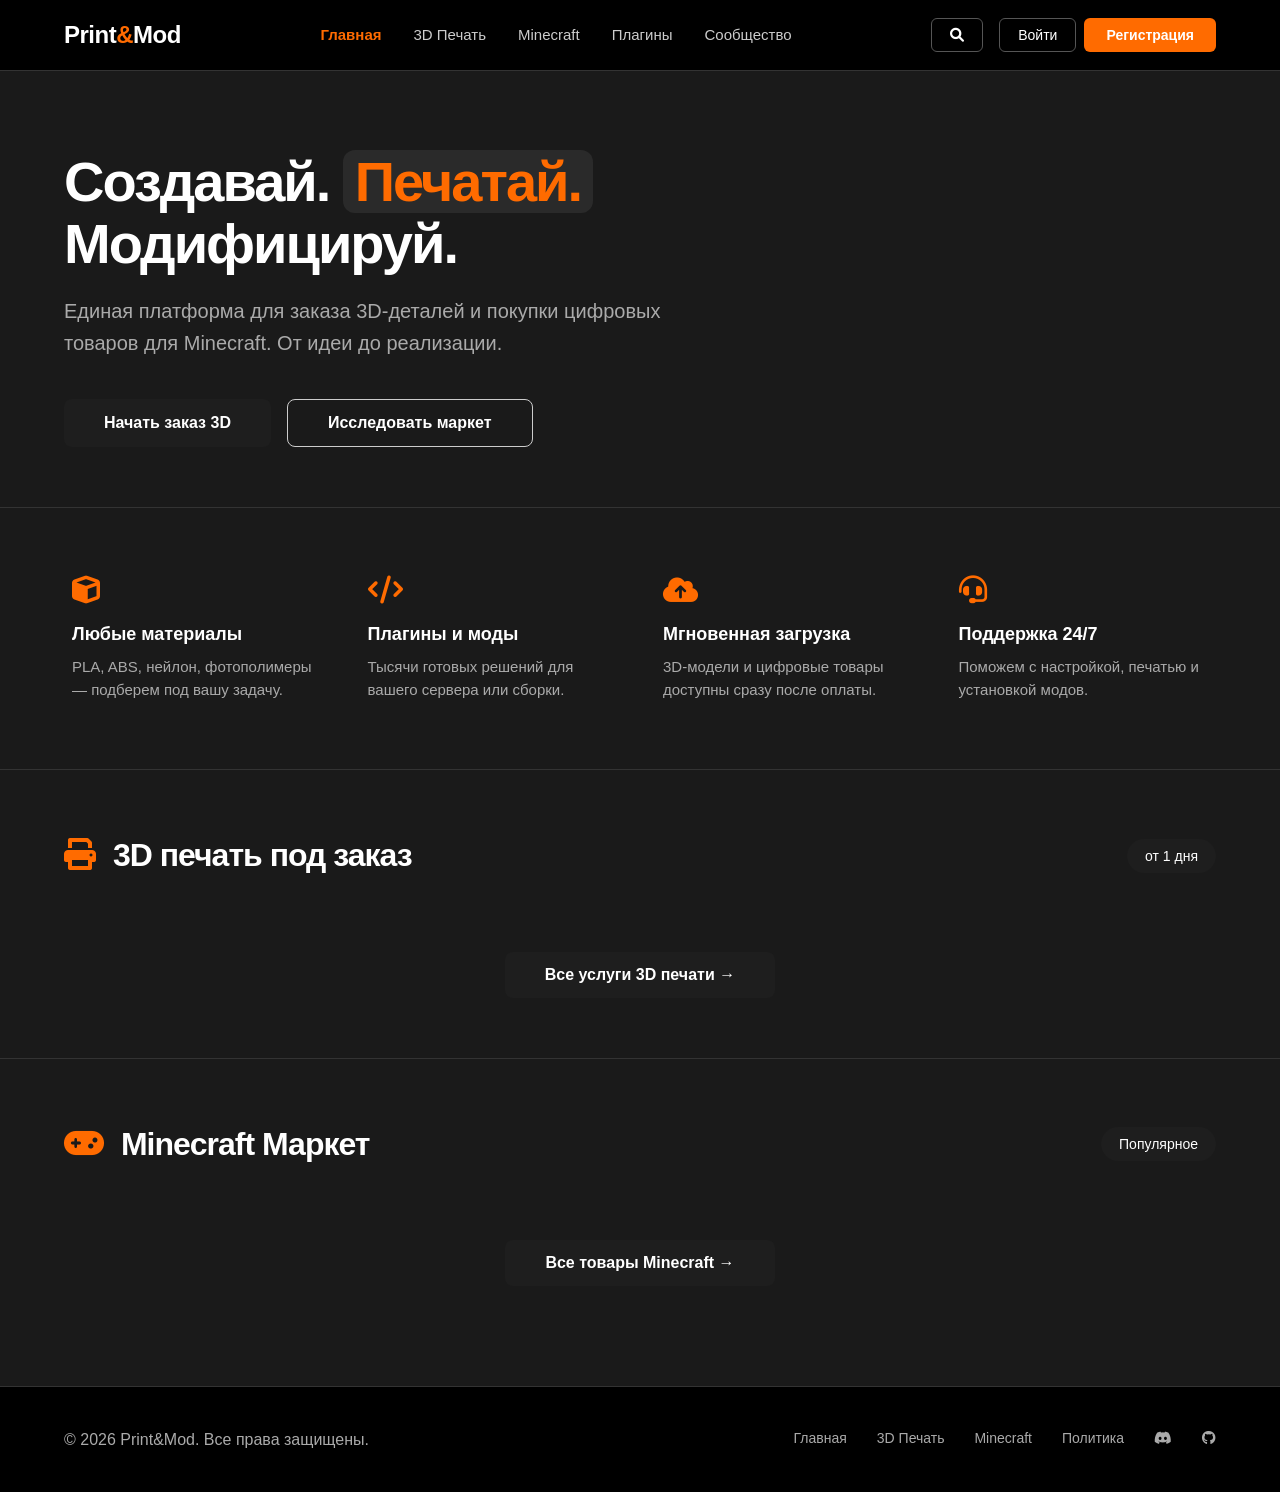
<file: index.html>
<!DOCTYPE html>
<html lang="ru">
<head>
    <meta charset="UTF-8">
    <meta name="viewport" content="width=device-width, initial-scale=1.0">
    <title>Print & Mod Hub — 3D печать и Minecraft</title>

    <!-- Font Awesome для иконок -->
    <link rel="stylesheet" href="https://cdnjs.cloudflare.com/ajax/libs/font-awesome/6.0.0-beta3/css/all.min.css">

    <!-- Подключаем CSS -->
    <link rel="stylesheet" href="css/style.css">
    <link rel="stylesheet" href="css/index.css">
</head>
<body>

<!-- ====== ШАПКА (НАВИГАЦИЯ) ====== -->
<nav class="navbar">
    <div class="container">
        <div class="logo">Print<span>&</span>Mod</div>
        <ul class="nav-links">
            <li><a href="index.html" style="color: #ff6b00; font-weight: 600;">Главная</a></li>
            <li><a href="html/3DPrint_index.html">3D Печать</a></li>
            <li><a href="html/Minecraft_index.html">Minecraft</a></li>
            <li><a href="#">Плагины</a></li>
            <li><a href="#">Сообщество</a></li>
        </ul>
        <div class="nav-actions">
            <button class="btn-outline-light"><i class="fas fa-search"></i></button>

            <!-- БЛОК АВТОРИЗАЦИИ -->
            <div class="auth-block" style="display: flex; align-items: center; gap: 12px;">
                <div class="auth-buttons" style="display: flex; gap: 8px;">
                    <button class="btn-outline-light" id="loginBtn" onclick="showLoginForm()">Войти</button>
                    <button class="btn-primary" id="registerBtn" onclick="showRegisterForm()">Регистрация</button>
                </div>
                <div class="user-info" style="display: none; align-items: center; gap: 12px;">
                    <span style="color: #ff6b00; font-weight: 500;">
                        <i class="fas fa-user"></i> <span id="userNameDisplay">Пользователь</span>
                    </span>
                    <span style="color: #888; font-size: 13px;" id="userRoleDisplay">user</span>
                    <button class="btn-outline-light" id="logoutBtn" style="display: none;">Выйти</button>
                </div>
            </div>
        </div>
    </div>
</nav>

<!-- ====== МОДАЛЬНОЕ ОКНО АВТОРИЗАЦИИ ====== -->
<div id="authModal" style="display: none; position: fixed; top: 0; left: 0; right: 0; bottom: 0; background: rgba(0,0,0,0.7); z-index: 999; align-items: center; justify-content: center;">
    <div style="background: #1e1e1e; padding: 40px; border-radius: 16px; max-width: 420px; width: 90%; border: 1px solid #333; position: relative;">

        <button onclick="closeAuthModal()" style="position: absolute; top: 12px; right: 16px; background: none; border: none; color: #888; font-size: 24px; cursor: pointer; transition: color 0.2s;" onmouseover="this.style.color='#fff'" onmouseout="this.style.color='#888'">&times;</button>

        <h2 style="margin-bottom: 24px; color: #fff;">Авторизация</h2>

        <!-- Вкладки -->
        <div style="display: flex; gap: 8px; margin-bottom: 24px;">
            <button id="showLoginTab" style="flex: 1; padding: 10px; background: #ff6b00; border: none; border-radius: 8px; color: #fff; font-weight: 600; cursor: pointer; transition: background 0.2s;">Вход</button>
            <button id="showRegisterTab" style="flex: 1; padding: 10px; background: #333; border: none; border-radius: 8px; color: #fff; font-weight: 600; cursor: pointer; transition: background 0.2s;" onmouseover="this.style.background='#444'" onmouseout="this.style.background='#333'">Регистрация</button>
        </div>

        <!-- ФОРМА ВХОДА -->
        <div id="loginForm">
            <input id="loginUsername" type="text" placeholder="Имя пользователя" style="width: 100%; padding: 12px; border-radius: 8px; border: 1px solid #333; background: #2a2a2a; color: #fff; margin-bottom: 12px; outline: none; transition: border-color 0.2s;" onfocus="this.style.borderColor='#ff6b00'" onblur="this.style.borderColor='#333'">
            <input id="loginPassword" type="password" placeholder="Пароль" style="width: 100%; padding: 12px; border-radius: 8px; border: 1px solid #333; background: #2a2a2a; color: #fff; margin-bottom: 16px; outline: none; transition: border-color 0.2s;" onfocus="this.style.borderColor='#ff6b00'" onblur="this.style.borderColor='#333'">
            <button id="loginSubmit" style="width: 100%; padding: 12px; background: #ff6b00; border: none; border-radius: 8px; color: #fff; font-weight: 600; font-size: 16px; cursor: pointer; transition: background 0.2s;" onmouseover="this.style.background='#e05e00'" onmouseout="this.style.background='#ff6b00'">Войти</button>
            <div style="text-align: center; margin-top: 12px; font-size: 14px; color: #666;">
                Нет аккаунта? <a href="#" onclick="event.preventDefault(); showRegisterForm();" style="color: #ff6b00; text-decoration: none;">Зарегистрируйтесь</a>
            </div>
        </div>

        <!-- ФОРМА РЕГИСТРАЦИИ -->
        <div id="registerForm" style="display: none;">
            <input id="regUsername" type="text" placeholder="Имя пользователя" style="width: 100%; padding: 12px; border-radius: 8px; border: 1px solid #333; background: #2a2a2a; color: #fff; margin-bottom: 12px; outline: none; transition: border-color 0.2s;" onfocus="this.style.borderColor='#ff6b00'" onblur="this.style.borderColor='#333'">
            <input id="regEmail" type="email" placeholder="Email" style="width: 100%; padding: 12px; border-radius: 8px; border: 1px solid #333; background: #2a2a2a; color: #fff; margin-bottom: 12px; outline: none; transition: border-color 0.2s;" onfocus="this.style.borderColor='#ff6b00'" onblur="this.style.borderColor='#333'">
            <input id="regPassword" type="password" placeholder="Пароль (мин. 6 символов)" style="width: 100%; padding: 12px; border-radius: 8px; border: 1px solid #333; background: #2a2a2a; color: #fff; margin-bottom: 12px; outline: none; transition: border-color 0.2s;" onfocus="this.style.borderColor='#ff6b00'" onblur="this.style.borderColor='#333'">
            <input id="regConfirm" type="password" placeholder="Подтвердите пароль" style="width: 100%; padding: 12px; border-radius: 8px; border: 1px solid #333; background: #2a2a2a; color: #fff; margin-bottom: 16px; outline: none; transition: border-color 0.2s;" onfocus="this.style.borderColor='#ff6b00'" onblur="this.style.borderColor='#333'">
            <button id="registerSubmit" style="width: 100%; padding: 12px; background: #ff6b00; border: none; border-radius: 8px; color: #fff; font-weight: 600; font-size: 16px; cursor: pointer; transition: background 0.2s;" onmouseover="this.style.background='#e05e00'" onmouseout="this.style.background='#ff6b00'">Зарегистрироваться</button>
            <div style="text-align: center; margin-top: 12px; font-size: 14px; color: #666;">
                Уже есть аккаунт? <a href="#" onclick="event.preventDefault(); showLoginForm();" style="color: #ff6b00; text-decoration: none;">Войдите</a>
            </div>
        </div>
    </div>
</div>

<!-- ====== ГЕРОЙ ====== -->
<section class="hero">
    <div class="container">
        <h1>Создавай. <i>Печатай.</i> <br>Модифицируй.</h1>
        <p>Единая платформа для заказа 3D-деталей и покупки цифровых товаров для Minecraft. От идеи до реализации.</p>
        <div class="hero-buttons">
            <button class="btn-hero-primary" onclick="window.location.href='html/3DPrint_index.html'">Начать заказ 3D</button>
            <button class="btn-hero-secondary" onclick="window.location.href='html/Minecraft_index.html'">Исследовать маркет</button>
        </div>
    </div>
</section>

<!-- ====== ПРЕИМУЩЕСТВА ====== -->
<section class="features">
    <div class="container">
        <div class="features-grid">
            <div class="feature-item">
                <i class="fas fa-cube"></i>
                <h3>Любые материалы</h3>
                <p>PLA, ABS, нейлон, фотополимеры — подберем под вашу задачу.</p>
            </div>
            <div class="feature-item">
                <i class="fas fa-code"></i>
                <h3>Плагины и моды</h3>
                <p>Тысячи готовых решений для вашего сервера или сборки.</p>
            </div>
            <div class="feature-item">
                <i class="fas fa-cloud-upload-alt"></i>
                <h3>Мгновенная загрузка</h3>
                <p>3D-модели и цифровые товары доступны сразу после оплаты.</p>
            </div>
            <div class="feature-item">
                <i class="fas fa-headset"></i>
                <h3>Поддержка 24/7</h3>
                <p>Поможем с настройкой, печатью и установкой модов.</p>
            </div>
        </div>
    </div>
</section>

<!-- ====== СЕКЦИЯ 3D ПЕЧАТЬ ====== -->
<section class="section-3d">
    <div class="container">
        <div class="section-header">
            <h2><i class="fas fa-print"></i> 3D печать под заказ</h2>
            <span class="badge">от 1 дня</span>
        </div>
        <div class="card-grid" id="threeDGrid">
            <!-- Карточки будут добавлены через JavaScript -->
        </div>
        <div style="text-align: center; margin-top: 30px;">
            <button class="btn-hero-primary" onclick="window.location.href='html/3DPrint_index.html'">Все услуги 3D печати →</button>
        </div>
    </div>
</section>

<!-- ====== СЕКЦИЯ MINECRAFT МАРКЕТ ====== -->
<section class="section-minecraft">
    <div class="container">
        <div class="section-header">
            <h2><i class="fas fa-gamepad"></i> Minecraft Маркет</h2>
            <span class="badge">Популярное</span>
        </div>
        <div class="minecraft-grid" id="minecraftGrid">
            <!-- Карточки будут добавлены через JavaScript -->
        </div>
        <div style="text-align: center; margin-top: 30px;">
            <button class="btn-hero-primary" onclick="window.location.href='html/Minecraft_index.html'">Все товары Minecraft →</button>
        </div>
    </div>
</section>

<!-- ====== ПОДВАЛ ====== -->
<footer class="footer">
    <div class="container">
        <div>© 2026 Print&Mod. Все права защищены.</div>
        <div class="footer-links">
            <a href="index.html">Главная</a>
            <a href="html/3DPrint_index.html">3D Печать</a>
            <a href="html/Minecraft_index.html">Minecraft</a>
            <a href="#">Политика</a>
            <a href="#"><i class="fab fa-discord"></i></a>
            <a href="#"><i class="fab fa-github"></i></a>
        </div>
    </div>
</footer>

<!-- Подключаем JavaScript -->
<script src="js/auth.js"></script>
<script src="js/main.js"></script>
</body>
</html>
</file>
<file: css/style.css>
/* ============================================
   ОБЩИЕ СТИЛИ — для всех страниц
   ============================================ */

* {
    margin: 0;
    padding: 0;
    box-sizing: border-box;
}

body {
    font-family: -apple-system, BlinkMacSystemFont, 'Segoe UI', Roboto, 'Helvetica Neue', Arial, sans-serif;
    background-color: #1a1a1a;
    color: #FFF;
    line-height: 1.6;
}

.container {
    max-width: 1200px;
    margin: 0 auto;
    padding: 0 24px;
}

/* ====== ШАПКА ====== */
.navbar {
    background-color: #000;
    color: #fff;
    padding: 16px 0;
    position: sticky;
    top: 0;
    z-index: 100;
    border-bottom: 1px solid #333;
}

.navbar .container {
    display: flex;
    justify-content: space-between;
    align-items: center;
    flex-wrap: wrap;
}

.logo {
    font-size: 24px;
    font-weight: 700;
    letter-spacing: -0.5px;
    color: #fff;
}

.logo span {
    color: #ff6b00;
}

.nav-links {
    display: flex;
    gap: 32px;
    list-style: none;
    font-weight: 500;
}

.nav-links a {
    color: #ccc;
    text-decoration: none;
    transition: color 0.2s;
    font-size: 15px;
}

.nav-links a:hover {
    color: #fff;
}

.nav-actions {
    display: flex;
    gap: 16px;
    align-items: center;
}

/* ====== КНОПКИ (ОБЩИЕ) ====== */
.btn-outline-light {
    background: transparent;
    border: 1px solid #555;
    color: #fff;
    padding: 8px 18px;
    border-radius: 6px;
    font-weight: 500;
    cursor: pointer;
    transition: all 0.2s;
    font-size: 14px;
}

.btn-outline-light:hover {
    border-color: #fff;
    background: rgba(255, 255, 255, 0.05);
}

.btn-primary {
    background: #ff6b00;
    border: none;
    color: #fff;
    padding: 8px 22px;
    border-radius: 6px;
    font-weight: 600;
    cursor: pointer;
    transition: background 0.2s;
    font-size: 14px;
}

.btn-primary:hover {
    background: #e05e00;
}

.btn-hero-primary {
    background: #1e1e1e;
    color: #fff;
    border: none;
    padding: 14px 40px;
    border-radius: 8px;
    font-weight: 600;
    font-size: 16px;
    cursor: pointer;
    transition: background 0.2s;
}

.btn-hero-primary:hover {
    background: #333;
}

.btn-hero-secondary {
    background: transparent;
    border: 1px solid #ccc;
    padding: 14px 40px;
    border-radius: 8px;
    font-weight: 600;
    font-size: 16px;
    cursor: pointer;
    transition: all 0.2s;
    color: #fff;
}

.btn-hero-secondary:hover {
    border-color: #1e1e1e;
    background: #e05e00;
}

/* ====== ПОДВАЛ ====== */
.footer {
    background: #000;
    color: #aaa;
    padding: 40px 0;
    margin-top: 40px;
    border-top: 1px solid #333;
}

.footer .container {
    display: flex;
    justify-content: space-between;
    flex-wrap: wrap;
    gap: 20px;
}

.footer-links {
    display: flex;
    gap: 30px;
}

.footer-links a {
    color: #aaa;
    text-decoration: none;
    font-size: 14px;
}

.footer-links a:hover {
    color: #fff;
}

/* ====== БЭЙДЖИ ====== */
.badge {
    background: #1e1e1e;
    color: #fff;
    padding: 6px 18px;
    border-radius: 30px;
    font-size: 14px;
    font-weight: 500;
}

/* ====== ЗАГОЛОВКИ СЕКЦИЙ ====== */
.section-header {
    display: flex;
    justify-content: space-between;
    align-items: center;
    margin-bottom: 40px;
}

.section-header h2 {
    font-size: 32px;
    font-weight: 700;
    letter-spacing: -1px;
}

.section-header h2 i {
    color: #ff6b00;
    margin-right: 10px;
}

/* ====== АДАПТИВНОСТЬ ====== */
@media (max-width: 992px) {
    .hero h1 {
        font-size: 42px;
    }
}

@media (max-width: 700px) {
    .navbar .container {
        flex-direction: column;
        gap: 12px;
    }
    .nav-links {
        gap: 16px;
        flex-wrap: wrap;
        justify-content: center;
    }
    .hero h1 {
        font-size: 32px;
    }
    .section-header {
        flex-direction: column;
        align-items: flex-start;
        gap: 12px;
    }
}

/* ============================================
   АНИМАЦИИ ДЛЯ МОДАЛЬНОГО ОКНА
   ============================================ */

/* Затемнение (фон) */
.auth-overlay {
    position: fixed;
    top: 0;
    left: 0;
    right: 0;
    bottom: 0;
    background: rgba(0, 0, 0, 0);
    z-index: 999;
    display: flex;
    align-items: center;
    justify-content: center;
    transition: background 0.4s ease;
    pointer-events: none;
}

.auth-overlay.active {
    background: rgba(0, 0, 0, 0.7);
    pointer-events: auto;
}

/* Само модальное окно */
.auth-modal {
    background: #1e1e1e;
    padding: 40px;
    border-radius: 16px;
    max-width: 420px;
    width: 90%;
    border: 1px solid #333;
    position: relative;
    transform: scale(0.8) translateY(30px);
    opacity: 0;
    transition: transform 0.4s cubic-bezier(0.34, 1.56, 0.64, 1), opacity 0.4s ease;
}

.auth-overlay.active .auth-modal {
    transform: scale(1) translateY(0);
    opacity: 1;
}

/* Кнопка закрытия */
.auth-close {
    position: absolute;
    top: 12px;
    right: 16px;
    background: none;
    border: none;
    color: #888;
    font-size: 24px;
    cursor: pointer;
    transition: color 0.3s, transform 0.3s;
}

.auth-close:hover {
    color: #fff;
    transform: rotate(90deg);
}

/* ============================================
   АНИМАЦИИ ДЛЯ ВКЛАДОК
   ============================================ */

.auth-tabs {
    display: flex;
    gap: 8px;
    margin-bottom: 24px;
}

.auth-tab {
    flex: 1;
    padding: 10px;
    border: none;
    border-radius: 8px;
    color: #fff;
    font-weight: 600;
    cursor: pointer;
    transition: background 0.3s, transform 0.2s;
}

.auth-tab:hover {
    transform: translateY(-1px);
}

.auth-tab.active {
    background: #ff6b00;
}

.auth-tab.inactive {
    background: #333;
}

.auth-tab.inactive:hover {
    background: #444;
}

/* ============================================
   АНИМАЦИИ ДЛЯ ФОРМ
   ============================================ */

.auth-form {
    transition: opacity 0.3s ease, transform 0.3s ease;
}

.auth-form.hidden {
    display: none;
    opacity: 0;
    transform: translateX(20px);
}

.auth-form.visible {
    display: block;
    opacity: 1;
    transform: translateX(0);
}

/* ============================================
   АНИМАЦИЯ ДЛЯ УВЕДОМЛЕНИЙ
   ============================================ */

.notification {
    position: fixed;
    top: 80px;
    right: 20px;
    padding: 16px 24px;
    background: #1e1e1e;
    color: #fff;
    border-radius: 8px;
    font-weight: 500;
    box-shadow: 0 8px 24px rgba(0, 0, 0, 0.3);
    z-index: 1000;
    max-width: 320px;
    border-left: 4px solid #ff6b00;
    transform: translateX(120%);
    opacity: 0;
    transition: transform 0.5s cubic-bezier(0.34, 1.56, 0.64, 1), opacity 0.4s ease;
}

.notification.show {
    transform: translateX(0);
    opacity: 1;
}

.notification.hide {
    transform: translateX(120%);
    opacity: 0;
}

/* Типы уведомлений */
.notification.success { border-left-color: #4caf50; }
.notification.error { border-left-color: #f44336; }
.notification.info { border-left-color: #ff6b00; }

/* ============================================
   АНИМАЦИЯ ДЛЯ ШАПКИ (плавное появление юзера)
   ============================================ */

.user-info {
    display: none;
    align-items: center;
    gap: 12px;
    opacity: 0;
    transition: opacity 0.4s ease;
}

.user-info.show {
    display: flex;
    opacity: 1;
}

.auth-buttons {
    display: flex;
    gap: 8px;
    opacity: 1;
    transition: opacity 0.4s ease;
}

.auth-buttons.hide {
    opacity: 0;
    pointer-events: none;
}

/* ============================================
   АНИМАЦИЯ ДЛЯ КАРТОЧЕК (появление)
   ============================================ */

.mc-card {
    opacity: 0;
    transform: translateY(20px);
    animation: cardFadeIn 0.5s ease forwards;
}

.mc-card:nth-child(1) { animation-delay: 0.05s; }
.mc-card:nth-child(2) { animation-delay: 0.10s; }
.mc-card:nth-child(3) { animation-delay: 0.15s; }
.mc-card:nth-child(4) { animation-delay: 0.20s; }
.mc-card:nth-child(5) { animation-delay: 0.25s; }
.mc-card:nth-child(6) { animation-delay: 0.30s; }
.mc-card:nth-child(7) { animation-delay: 0.35s; }
.mc-card:nth-child(8) { animation-delay: 0.40s; }
.mc-card:nth-child(9) { animation-delay: 0.45s; }

@keyframes cardFadeIn {
    from {
        opacity: 0;
        transform: translateY(20px);
    }
    to {
        opacity: 1;
        transform: translateY(0);
    }
}

/* Карточки 3D */
.card {
    opacity: 0;
    transform: translateY(20px);
    animation: cardFadeIn 0.5s ease forwards;
}

.card:nth-child(1) { animation-delay: 0.05s; }
.card:nth-child(2) { animation-delay: 0.10s; }
.card:nth-child(3) { animation-delay: 0.15s; }
.card:nth-child(4) { animation-delay: 0.20s; }
.card:nth-child(5) { animation-delay: 0.25s; }
.card:nth-child(6) { animation-delay: 0.30s; }

/* ============================================
   АНИМАЦИЯ ДЛЯ КАТЕГОРИЙ
   ============================================ */

.category-item {
    opacity: 0;
    transform: scale(0.95);
    animation: categoryFadeIn 0.4s ease forwards;
}

.category-item:nth-child(1) { animation-delay: 0.05s; }
.category-item:nth-child(2) { animation-delay: 0.10s; }
.category-item:nth-child(3) { animation-delay: 0.15s; }
.category-item:nth-child(4) { animation-delay: 0.20s; }
.category-item:nth-child(5) { animation-delay: 0.25s; }
.category-item:nth-child(6) { animation-delay: 0.30s; }

@keyframes categoryFadeIn {
    from {
        opacity: 0;
        transform: scale(0.95);
    }
    to {
        opacity: 1;
        transform: scale(1);
    }
}

/* ============================================
   ВЫПАДАЮЩЕЕ МЕНЮ ПОЛЬЗОВАТЕЛЯ
   ============================================ */

.user-dropdown {
    position: relative;
    display: inline-block;
    cursor: pointer;
}

.user-dropdown-trigger {
    display: flex;
    align-items: center;
    gap: 8px;
    padding: 6px 12px;
    border-radius: 8px;
    transition: background 0.3s;
    cursor: pointer;
    color: #fff;
    text-decoration: none;
}

.user-dropdown-trigger:hover {
    background: rgba(255, 255, 255, 0.05);
}

.user-dropdown-trigger .username {
    color: #ff6b00;
    font-weight: 500;
}

.user-dropdown-trigger .chevron {
    font-size: 12px;
    color: #888;
    transition: transform 0.3s;
}

.user-dropdown-trigger .chevron.open {
    transform: rotate(180deg);
}

/* Выпадающее меню */
.user-dropdown-menu {
    position: absolute;
    top: calc(100% + 8px);
    right: 0;
    background: #1e1e1e;
    border: 1px solid #333;
    border-radius: 12px;
    padding: 8px 0;
    min-width: 220px;
    opacity: 0;
    visibility: hidden;
    transform: translateY(-10px) scale(0.95);
    transition: all 0.25s cubic-bezier(0.34, 1.56, 0.64, 1);
    z-index: 999;
    box-shadow: 0 8px 32px rgba(0, 0, 0, 0.5);
    pointer-events: none;
}

.user-dropdown-menu.open {
    opacity: 1;
    visibility: visible;
    transform: translateY(0) scale(1);
    pointer-events: auto;
}

.user-dropdown-menu .menu-item {
    display: flex;
    align-items: center;
    gap: 12px;
    padding: 10px 20px;
    color: #ccc;
    text-decoration: none;
    font-size: 14px;
    transition: all 0.2s;
    border: none;
    background: none;
    width: 100%;
    cursor: pointer;
    font-family: inherit;
    text-align: left;
}

.user-dropdown-menu .menu-item:hover {
    background: rgba(255, 107, 0, 0.08);
    color: #fff;
}

.user-dropdown-menu .menu-item i {
    width: 20px;
    text-align: center;
    color: #888;
    font-size: 15px;
}

.user-dropdown-menu .menu-item:hover i {
    color: #ff6b00;
}

.user-dropdown-menu .menu-divider {
    height: 1px;
    background: #333;
    margin: 4px 12px;
}

.user-dropdown-menu .menu-item.admin-link i {
    color: #ff6b00;
}

.user-dropdown-menu .menu-item.admin-link {
    color: #ff6b00;
}

.user-dropdown-menu .menu-item.admin-link:hover {
    background: rgba(255, 107, 0, 0.15);
}

.user-dropdown-menu .menu-item.logout-link i {
    color: #f44336;
}

.user-dropdown-menu .menu-item.logout-link:hover {
    background: rgba(244, 67, 54, 0.08);
}

.user-dropdown-menu .menu-item.logout-link:hover i {
    color: #f44336;
}

/* Бейдж роли */
.role-badge {
    display: inline-block;
    padding: 1px 10px;
    border-radius: 30px;
    font-size: 11px;
    font-weight: 600;
    margin-left: 4px;
}

.role-badge.admin {
    background: rgba(255, 107, 0, 0.2);
    color: #ff6b00;
}

.role-badge.user {
    background: rgba(255, 255, 255, 0.08);
    color: #888;
}

.role-badge.moderator {
    background: rgba(76, 175, 80, 0.2);
    color: #4caf50;
}

/* ============================================
   АДАПТИВНОСТЬ
   ============================================ */

@media (max-width: 700px) {
    .user-dropdown-menu {
        right: -40px;
        min-width: 200px;
    }
    .user-dropdown-trigger .username {
        font-size: 14px;
    }
}
</file>
<file: css/index.css>
/* ============================================
   СТИЛИ ТОЛЬКО ДЛЯ ГЛАВНОЙ СТРАНИЦЫ
   ============================================ */

/* ----- ГЕРОЙ ----- */
.hero {
    padding: 80px 0 60px;
    border-bottom: 1px solid #333;
}

.hero h1 {
    font-size: 56px;
    font-weight: 800;
    letter-spacing: -2px;
    line-height: 1.1;
    max-width: 800px;
    margin-bottom: 20px;
}

.hero h1 i {
    color: #ff6b00;
    font-style: normal;
    background: #2a2a2a;
    padding: 0 12px;
    border-radius: 12px;
}

.hero p {
    font-size: 20px;
    color: #aaa;
    max-width: 600px;
    margin-bottom: 40px;
}

.hero-buttons {
    display: flex;
    gap: 16px;
    flex-wrap: wrap;
}

/* ----- ПРЕИМУЩЕСТВА ----- */
.features {
    padding: 60px 0;
    border-bottom: 1px solid #333;
}

.features-grid {
    display: grid;
    grid-template-columns: repeat(4, 1fr);
    gap: 30px;
}

.feature-item {
    padding: 8px;
}

.feature-item i {
    font-size: 28px;
    color: #ff6b00;
    margin-bottom: 16px;
}

.feature-item h3 {
    font-size: 18px;
    margin-bottom: 8px;
    font-weight: 700;
}

.feature-item p {
    color: #aaa;
    font-size: 15px;
    line-height: 1.5;
}

/* ----- СЕКЦИЯ 3D НА ГЛАВНОЙ ----- */
.section-3d {
    padding: 60px 0;
    border-bottom: 1px solid #333;
}

.card-grid {
    display: grid;
    grid-template-columns: repeat(3, 1fr);
    gap: 30px;
}

.card {
    background: #2a2a2a;
    border-radius: 12px;
    padding: 24px;
    box-shadow: 0 4px 12px rgba(0, 0, 0, 0.3);
    border: 1px solid #333;
    transition: transform 0.15s, box-shadow 0.15s;
}

.card:hover {
    transform: translateY(-4px);
    box-shadow: 0 12px 28px rgba(0, 0, 0, 0.4);
}

.card h4 {
    font-size: 20px;
    margin-bottom: 8px;
}

.card p {
    color: #aaa;
    font-size: 15px;
    margin-bottom: 16px;
}

.card .price {
    font-weight: 700;
    font-size: 18px;
    color: #ff6b00;
}

.card .btn-card {
    background: transparent;
    border: 1px solid #ff6b00;
    color: #ff6b00;
    padding: 8px 20px;
    border-radius: 6px;
    font-weight: 600;
    cursor: pointer;
    transition: all 0.2s;
    margin-top: 8px;
}

.card .btn-card:hover {
    background: #ff6b00;
    color: #fff;
}

/* ----- СЕКЦИЯ MINECRAFT НА ГЛАВНОЙ ----- */
.section-minecraft {
    padding: 60px 0;
}

.minecraft-grid {
    display: grid;
    grid-template-columns: repeat(3, 1fr);
    gap: 30px;
}

.mc-card {
    background: #2a2a2a;
    border-radius: 12px;
    padding: 24px;
    border-left: 4px solid #32CD32;
    transition: background 0.2s;
}

.mc-card:hover {
    background: #333;
}

.mc-card .tag {
    display: inline-block;
    background: #32CD32;
    color: #fff;
    padding: 2px 12px;
    border-radius: 30px;
    font-size: 12px;
    font-weight: 600;
    margin-bottom: 10px;
}

.mc-card h4 {
    font-size: 20px;
    margin-bottom: 6px;
}

.mc-card .meta {
    color: #aaa;
    font-size: 14px;
    margin-bottom: 12px;
}

.mc-card .btn-card {
    background: transparent;
    border: 1px solid #32CD32;
    color: #32CD32;
    padding: 8px 20px;
    border-radius: 6px;
    font-weight: 600;
    cursor: pointer;
    transition: all 0.2s;
}

.mc-card .btn-card:hover {
    background: #32CD32;
    color: #fff;
}

/* ----- КНОПКА "ВСЕ УСЛУГИ" ----- */
.view-all {
    text-align: center;
    margin-top: 30px;
}

/* ====== АДАПТИВНОСТЬ ====== */
@media (max-width: 992px) {
    .features-grid,
    .card-grid,
    .minecraft-grid {
        grid-template-columns: repeat(2, 1fr);
    }
}

@media (max-width: 700px) {
    .features-grid,
    .card-grid,
    .minecraft-grid {
        grid-template-columns: 1fr;
    }
}
</file>
<file: css/admin.css>
/* ============================================
   АДМИН-ПАНЕЛЬ СТИЛИ
   ============================================ */

.admin-header {
    display: flex;
    justify-content: space-between;
    align-items: center;
    margin-bottom: 40px;
    padding-bottom: 20px;
    border-bottom: 2px solid #333;
}

.admin-header h1 {
    font-size: 32px;
    font-weight: 700;
}

.admin-header h1 i {
    color: #ff6b00;
    margin-right: 12px;
}

.admin-stats {
    display: grid;
    grid-template-columns: repeat(4, 1fr);
    gap: 20px;
    margin-bottom: 40px;
}

.admin-stat-card {
    background: #2a2a2a;
    border-radius: 12px;
    padding: 24px;
    border: 1px solid #333;
    transition: all 0.3s;
}

.admin-stat-card:hover {
    border-color: #ff6b00;
    transform: translateY(-4px);
}

.admin-stat-card .number {
    font-size: 36px;
    font-weight: 700;
    color: #ff6b00;
}

.admin-stat-card .label {
    color: #888;
    font-size: 14px;
    margin-top: 4px;
}

.admin-toolbar {
    display: flex;
    gap: 16px;
    margin-bottom: 30px;
    flex-wrap: wrap;
    align-items: center;
}

.admin-toolbar input,
.admin-toolbar select {
    padding: 10px 16px;
    border-radius: 8px;
    border: 1px solid #333;
    background: #2a2a2a;
    color: #fff;
    font-size: 14px;
    outline: none;
    transition: border-color 0.3s;
    flex: 1;
    min-width: 150px;
}

.admin-toolbar input:focus,
.admin-toolbar select:focus {
    border-color: #ff6b00;
}

.admin-toolbar .btn-outline-light {
    white-space: nowrap;
}

/* ----- ТАБЛИЦА ----- */
.admin-table-wrap {
    overflow-x: auto;
    background: #2a2a2a;
    border-radius: 12px;
    border: 1px solid #333;
}

.admin-table {
    width: 100%;
    border-collapse: collapse;
    font-size: 14px;
}

.admin-table th {
    padding: 14px 16px;
    text-align: left;
    background: #1e1e1e;
    color: #888;
    font-weight: 600;
    border-bottom: 2px solid #333;
    white-space: nowrap;
}

.admin-table td {
    padding: 12px 16px;
    border-bottom: 1px solid #333;
    vertical-align: middle;
}

.admin-table tr:hover td {
    background: rgba(255, 107, 0, 0.03);
}

.admin-table .actions {
    display: flex;
    gap: 8px;
}

.admin-table .btn-icon {
    background: none;
    border: none;
    color: #888;
    cursor: pointer;
    padding: 6px 10px;
    border-radius: 6px;
    transition: all 0.3s;
    font-size: 16px;
}

.admin-table .btn-icon:hover {
    background: #333;
}

.admin-table .btn-icon.edit:hover {
    color: #ff6b00;
}

.admin-table .btn-icon.delete:hover {
    color: #f44336;
}

.admin-table .tag-badge {
    display: inline-block;
    padding: 2px 12px;
    border-radius: 30px;
    font-size: 12px;
    font-weight: 600;
    background: #ff6b00;
    color: #fff;
}

.admin-table .category-badge {
    display: inline-block;
    padding: 2px 12px;
    border-radius: 30px;
    font-size: 12px;
    background: #333;
    color: #aaa;
}

/* ----- МОДАЛКА ----- */
.admin-modal .auth-modal {
    max-width: 560px;
}

.admin-modal .auth-modal h2 i {
    color: #ff6b00;
    margin-right: 8px;
}

.admin-modal .form-row {
    display: grid;
    grid-template-columns: 1fr 1fr;
    gap: 12px;
}

.admin-modal .form-row .full-width {
    grid-column: 1 / -1;
}

.admin-modal textarea {
    resize: vertical;
    min-height: 80px;
    font-family: inherit;
}

/* ----- ВКЛАДКИ ----- */
.admin-tab-btn {
    padding: 10px 24px;
    background: #333;
    border: none;
    border-radius: 8px;
    color: #fff;
    font-weight: 600;
    cursor: pointer;
    transition: all 0.3s;
}

.admin-tab-btn:hover {
    background: #444;
    transform: translateY(-1px);
}

.admin-tab-btn.active {
    background: #ff6b00;
}

/* ----- АДАПТИВНОСТЬ ----- */
@media (max-width: 992px) {
    .admin-stats {
        grid-template-columns: repeat(2, 1fr);
    }
}

@media (max-width: 700px) {
    .admin-stats {
        grid-template-columns: 1fr;
    }
    .admin-toolbar {
        flex-direction: column;
    }
    .admin-toolbar input,
    .admin-toolbar select {
        width: 100%;
        min-width: auto;
    }
    .admin-modal .form-row {
        grid-template-columns: 1fr;
    }
    .admin-header {
        flex-direction: column;
        align-items: flex-start;
        gap: 12px;
    }
}
</file>
